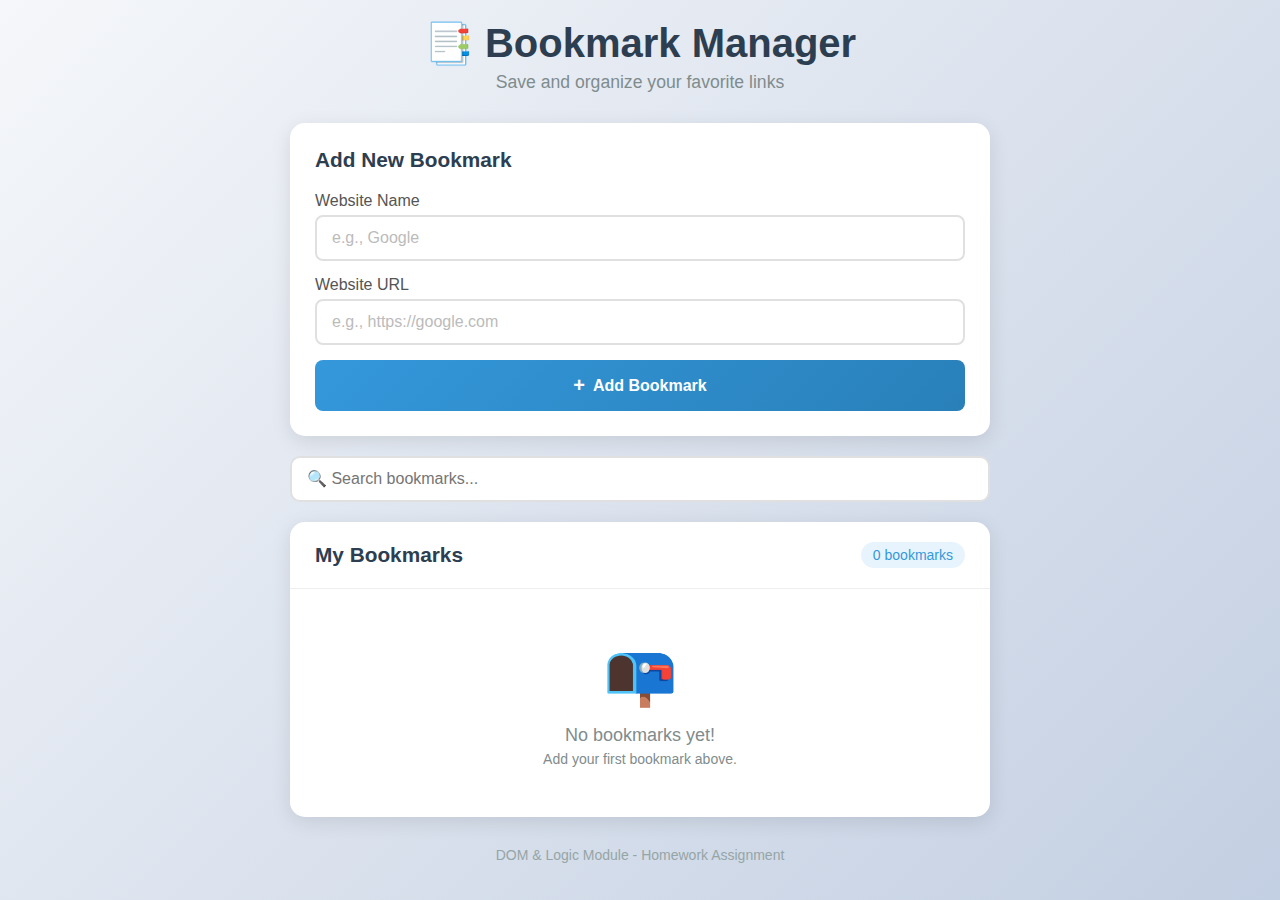
<file: homework/index.html>
<!DOCTYPE html>
<html lang="en">
<head>
    <meta charset="UTF-8">
    <meta name="viewport" content="width=device-width, initial-scale=1.0">
    <title>Homework: Bookmark Manager</title>
    <link rel="stylesheet" href="style.css">
</head>
<body>
    <div class="container">
        <header>
            <h1>📑 Bookmark Manager</h1>
            <p class="subtitle">Save and organize your favorite links</p>
        </header>

        <!-- Add Bookmark Form -->
        <div class="form-section">
            <h2>Add New Bookmark</h2>
            <form id="bookmark-form">
                <div class="form-group">
                    <label for="bookmark-name">Website Name</label>
                    <input
                        type="text"
                        id="bookmark-name"
                        placeholder="e.g., Google"
                        required
                    >
                </div>
                <div class="form-group">
                    <label for="bookmark-url">Website URL</label>
                    <input
                        type="url"
                        id="bookmark-url"
                        placeholder="e.g., https://google.com"
                        required
                    >
                </div>
                <button type="submit" class="btn-add">
                    <span class="btn-icon">+</span>
                    Add Bookmark
                </button>
            </form>
        </div>

        <!-- Search (Bonus Feature) -->
        <div class="search-section">
            <input
                type="text"
                id="search-input"
                placeholder="🔍 Search bookmarks..."
            >
        </div>

        <!-- Bookmark List -->
        <div class="bookmarks-section">
            <div class="bookmarks-header">
                <h2>My Bookmarks</h2>
                <span class="bookmark-count" id="bookmark-count">0 bookmarks</span>
            </div>

            <ul class="bookmark-list" id="bookmark-list">
                <!-- Bookmarks will be rendered here -->
                <!-- Example structure:
                <li class="bookmark-item" data-id="123">
                    <div class="bookmark-info">
                        <a href="https://google.com" target="_blank" class="bookmark-name">Google</a>
                        <span class="bookmark-url">https://google.com</span>
                    </div>
                    <div class="bookmark-actions">
                        <button class="btn-edit" title="Edit">✏️</button>
                        <button class="btn-delete" title="Delete">🗑️</button>
                    </div>
                </li>
                -->
            </ul>

            <!-- Empty State -->
            <div class="empty-state" id="empty-state">
                <span class="empty-icon">📭</span>
                <p>No bookmarks yet!</p>
                <p class="empty-hint">Add your first bookmark above.</p>
            </div>
        </div>

        <!-- Footer -->
        <footer>
            <p>DOM & Logic Module - Homework Assignment</p>
        </footer>
    </div>

    <script src="script.js"></script>
</body>
</html>
</file>
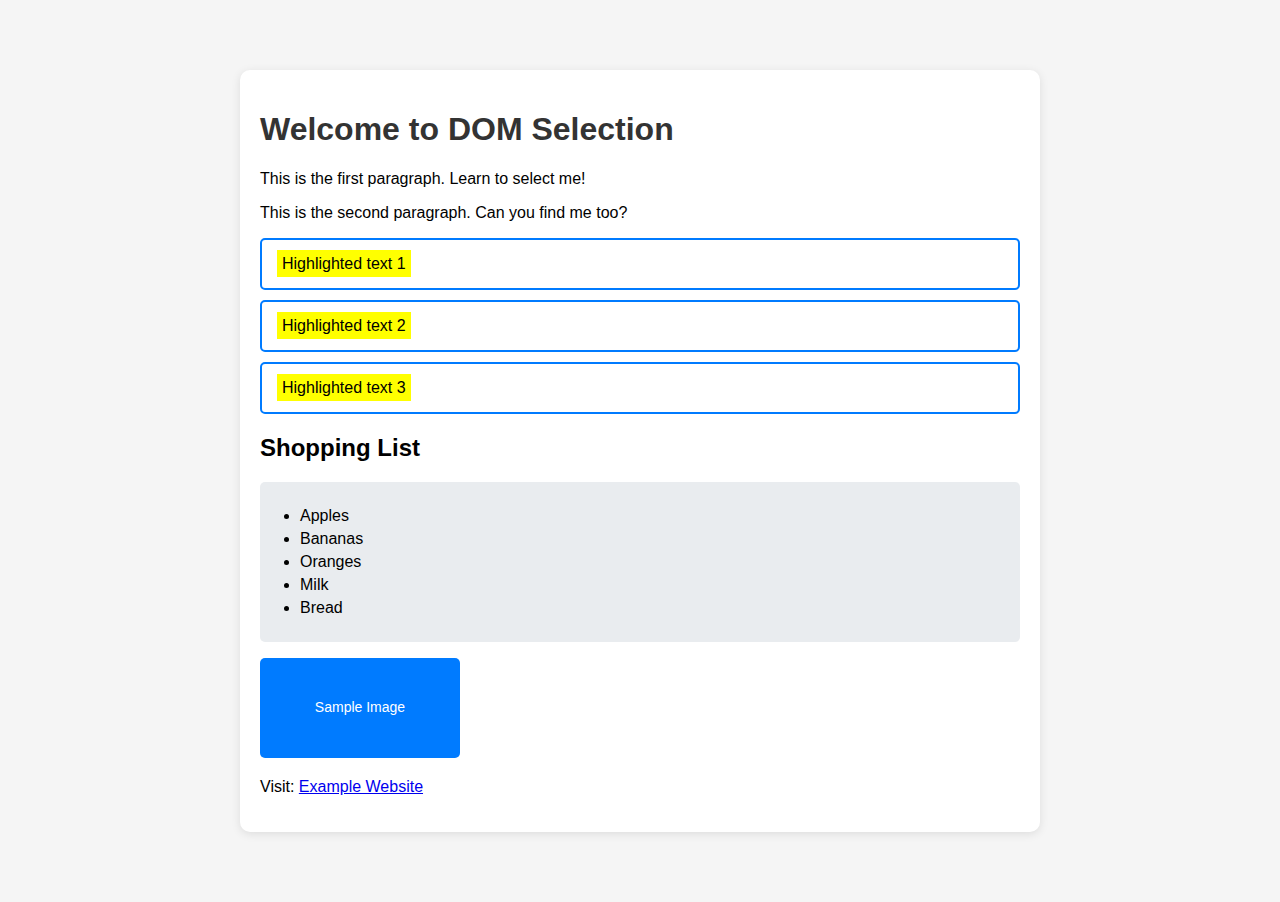
<file: part-1/index.html>
<!DOCTYPE html>
<html lang="en">
<head>
    <meta charset="UTF-8">
    <meta name="viewport" content="width=device-width, initial-scale=1.0">
    <title>Part 1: DOM Selection Basics</title>
    <style>
        body {
            font-family: Arial, sans-serif;
            max-width: 800px;
            margin: 50px auto;
            padding: 20px;
            background-color: #f5f5f5;
        }

        .container {
            background: white;
            padding: 20px;
            border-radius: 10px;
            box-shadow: 0 2px 10px rgba(0,0,0,0.1);
        }

        h1 {
            color: #333;
        }

        .highlight {
            background-color: yellow;
            padding: 5px;
        }

        .box {
            border: 2px solid #007bff;
            padding: 15px;
            margin: 10px 0;
            border-radius: 5px;
        }

        ul {
            background: #e9ecef;
            padding: 20px 40px;
            border-radius: 5px;
        }

        li {
            margin: 5px 0;
        }
    </style>
</head>
<body>
    <div class="container">
        <!-- Element with ID for getElementById practice -->
        <h1 id="title">Welcome to DOM Selection</h1>

        <!-- Paragraphs for querySelector practice -->
        <p>This is the first paragraph. Learn to select me!</p>
        <p>This is the second paragraph. Can you find me too?</p>

        <!-- Elements with class for querySelectrAll practice -->
        <div class="box">
            <span class="highlight">Highlighted text 1</span>
        </div>

        <div class="box">
            <span class="highlight">Highlighted text 2</span>
        </div>

        <div class="box">
            <span class="highlight">Highlighted text 3</span>
        </div>

        <!-- List for practicing selection of multiple elements -->
        <h2 id="list-title">Shopping List</h2>
        <ul id="shopping-list">
            <li class="list-item">Apples</li>
            <li class="list-item">Bananas</li>
            <li class="list-item">Oranges</li>
            <li class="list-item">Milk</li>
            <li class="list-item">Bread</li>
        </ul>

        <!-- Image for attribute practice -->
        <img id="sample-image"
             src="data:image/svg+xml,%3Csvg xmlns='http://www.w3.org/2000/svg' width='200' height='100'%3E%3Crect width='200' height='100' fill='%23007bff'/%3E%3Ctext x='50%25' y='50%25' dominant-baseline='middle' text-anchor='middle' fill='white' font-family='Arial' font-size='14'%3ESample Image%3C/text%3E%3C/svg%3E"
             alt="Sample Image"
             style="border-radius: 5px;">

        <!-- Link for attribute practice -->
        <p>
            Visit: <a id="sample-link" href="https://example.com" target="_blank">Example Website</a>
        </p>
    </div>

    <script src="script.js"></script>
</body>
</html>
</file>
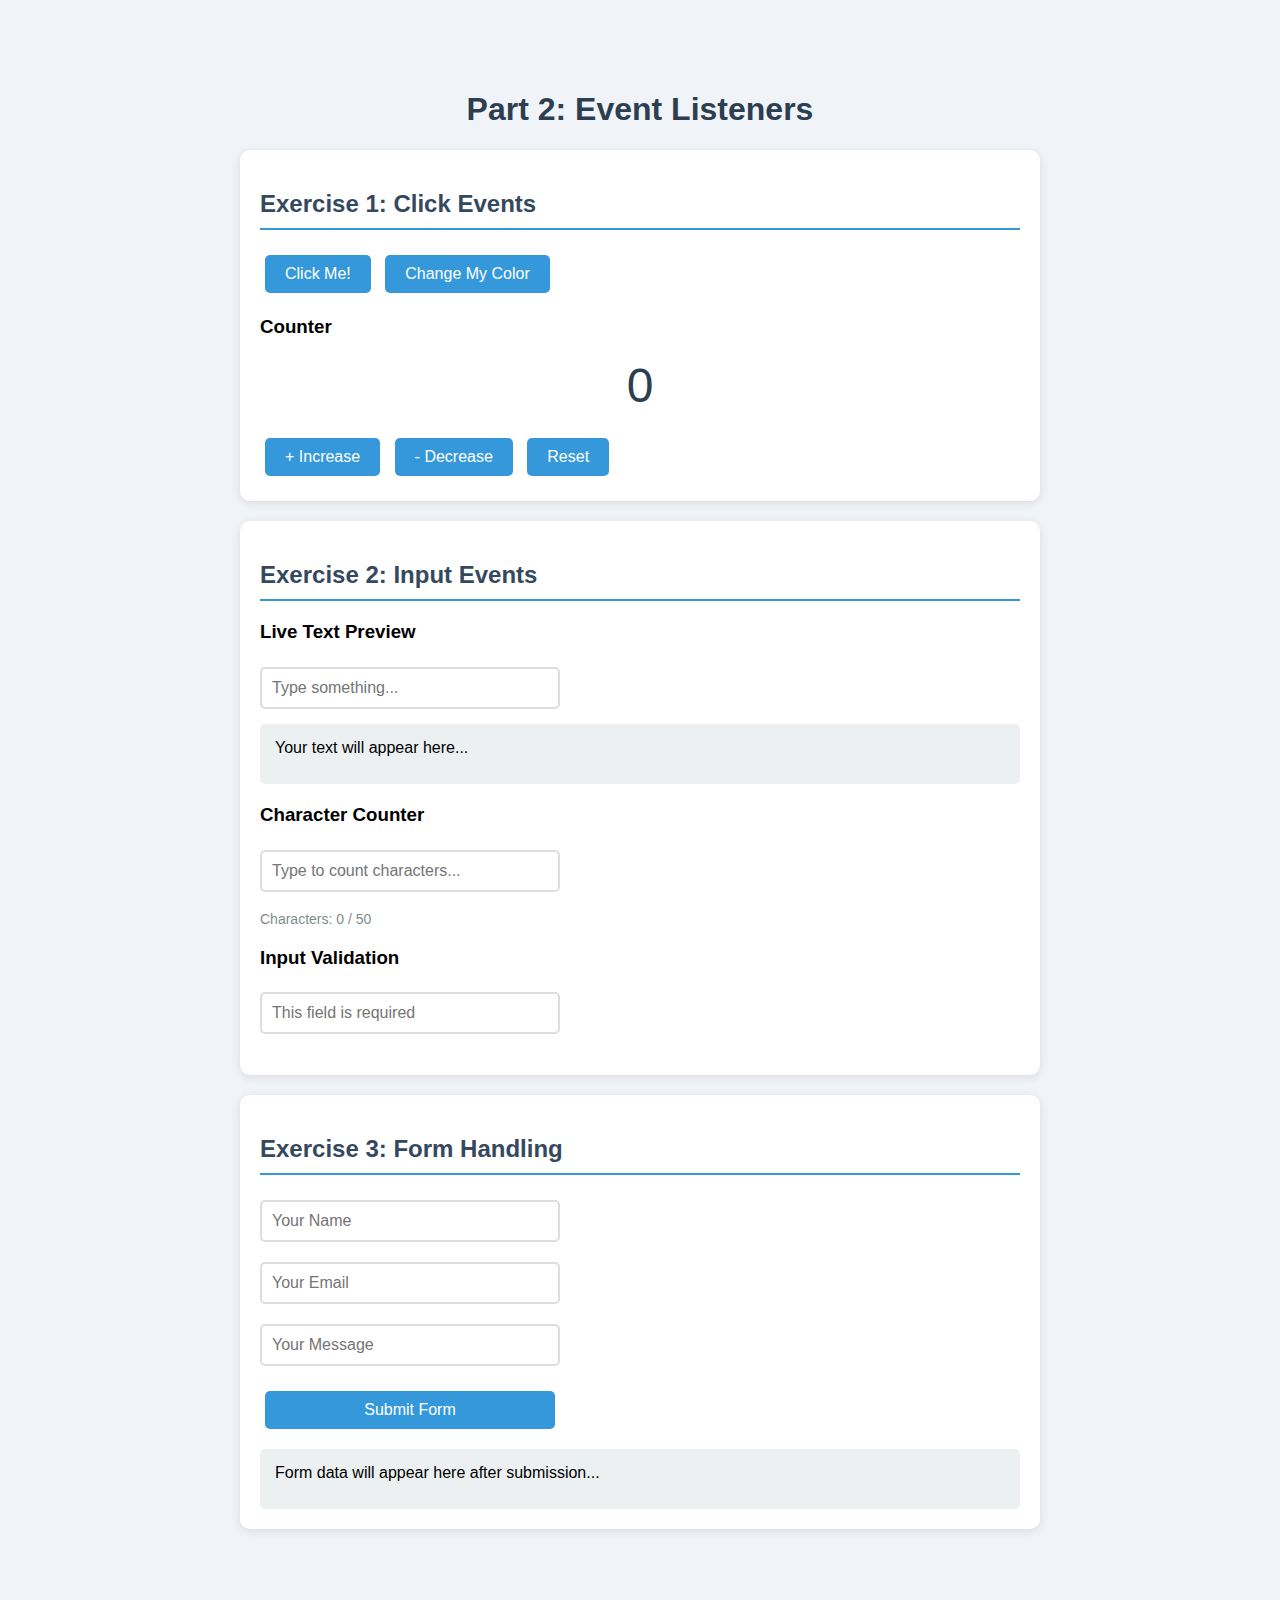
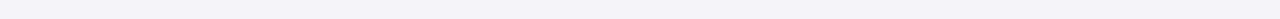
<file: part-2/index.html>
<!DOCTYPE html>
<html lang="en">
<head>
    <meta charset="UTF-8">
    <meta name="viewport" content="width=device-width, initial-scale=1.0">
    <title>Part 2: Event Listeners</title>
    <style>
        body {
            font-family: Arial, sans-serif;
            max-width: 800px;
            margin: 50px auto;
            padding: 20px;
            background-color: #f0f4f8;
        }

        .section {
            background: white;
            padding: 20px;
            margin: 20px 0;
            border-radius: 10px;
            box-shadow: 0 2px 10px rgba(0,0,0,0.1);
        }

        h1 {
            color: #2c3e50;
            text-align: center;
        }

        h2 {
            color: #34495e;
            border-bottom: 2px solid #3498db;
            padding-bottom: 10px;
        }

        button {
            background-color: #3498db;
            color: white;
            border: none;
            padding: 10px 20px;
            margin: 5px;
            border-radius: 5px;
            cursor: pointer;
            font-size: 16px;
            transition: background-color 0.3s;
        }

        button:hover {
            background-color: #2980b9;
        }

        input[type="text"],
        input[type="email"] {
            padding: 10px;
            margin: 5px 0;
            border: 2px solid #ddd;
            border-radius: 5px;
            font-size: 16px;
            width: 100%;
            max-width: 300px;
            box-sizing: border-box;
        }

        input:focus {
            border-color: #3498db;
            outline: none;
        }

        .counter-display {
            font-size: 48px;
            text-align: center;
            color: #2c3e50;
            margin: 20px 0;
        }

        .output {
            background: #ecf0f1;
            padding: 15px;
            border-radius: 5px;
            margin-top: 10px;
            min-height: 30px;
        }

        .char-count {
            color: #7f8c8d;
            font-size: 14px;
        }

        form {
            display: flex;
            flex-direction: column;
            gap: 10px;
            max-width: 300px;
        }

        form button {
            margin-top: 10px;
        }

        #form-output {
            margin-top: 15px;
        }
    </style>
</head>
<body>
    <h1>Part 2: Event Listeners</h1>

    <!-- Section 1: Click Events -->
    <div class="section">
        <h2>Exercise 1: Click Events</h2>

        <!-- Basic click -->
        <button id="alert-btn">Click Me!</button>

        <!-- Color change button -->
        <button id="color-btn">Change My Color</button>

        <!-- Counter -->
        <div>
            <h3>Counter</h3>
            <div class="counter-display" id="counter-display">0</div>
            <button id="increment-btn">+ Increase</button>
            <button id="decrement-btn">- Decrease</button>
            <button id="reset-btn">Reset</button>
        </div>
    </div>

    <!-- Section 2: Input Events -->
    <div class="section">
        <h2>Exercise 2: Input Events</h2>

        <!-- Real-time text display -->
        <div>
            <h3>Live Text Preview</h3>
            <input type="text" id="text-input" placeholder="Type something...">
            <div class="output" id="text-output">Your text will appear here...</div>
        </div>

        <!-- Character counter -->
        <div style="margin-top: 20px;">
            <h3>Character Counter</h3>
            <input type="text" id="char-input" placeholder="Type to count characters..." maxlength="50">
            <p class="char-count">Characters: <span id="char-count">0</span> / 50</p>
        </div>

        <!-- Input validation -->
        <div style="margin-top: 20px;">
            <h3>Input Validation</h3>
            <input type="text" id="validate-input" placeholder="This field is required">
            <p id="validation-message"></p>
        </div>
    </div>

    <!-- Section 3: Form Handling -->
    <div class="section">
        <h2>Exercise 3: Form Handling</h2>

        <form id="user-form">
            <input type="text" id="name-input" name="name" placeholder="Your Name" required>
            <input type="email" id="email-input" name="email" placeholder="Your Email" required>
            <input type="text" id="message-input" name="message" placeholder="Your Message">
            <button type="submit">Submit Form</button>
        </form>

        <div id="form-output" class="output">
            Form data will appear here after submission...
        </div>
    </div>

    <script src="script.js"></script>
</body>
</html>
</file>
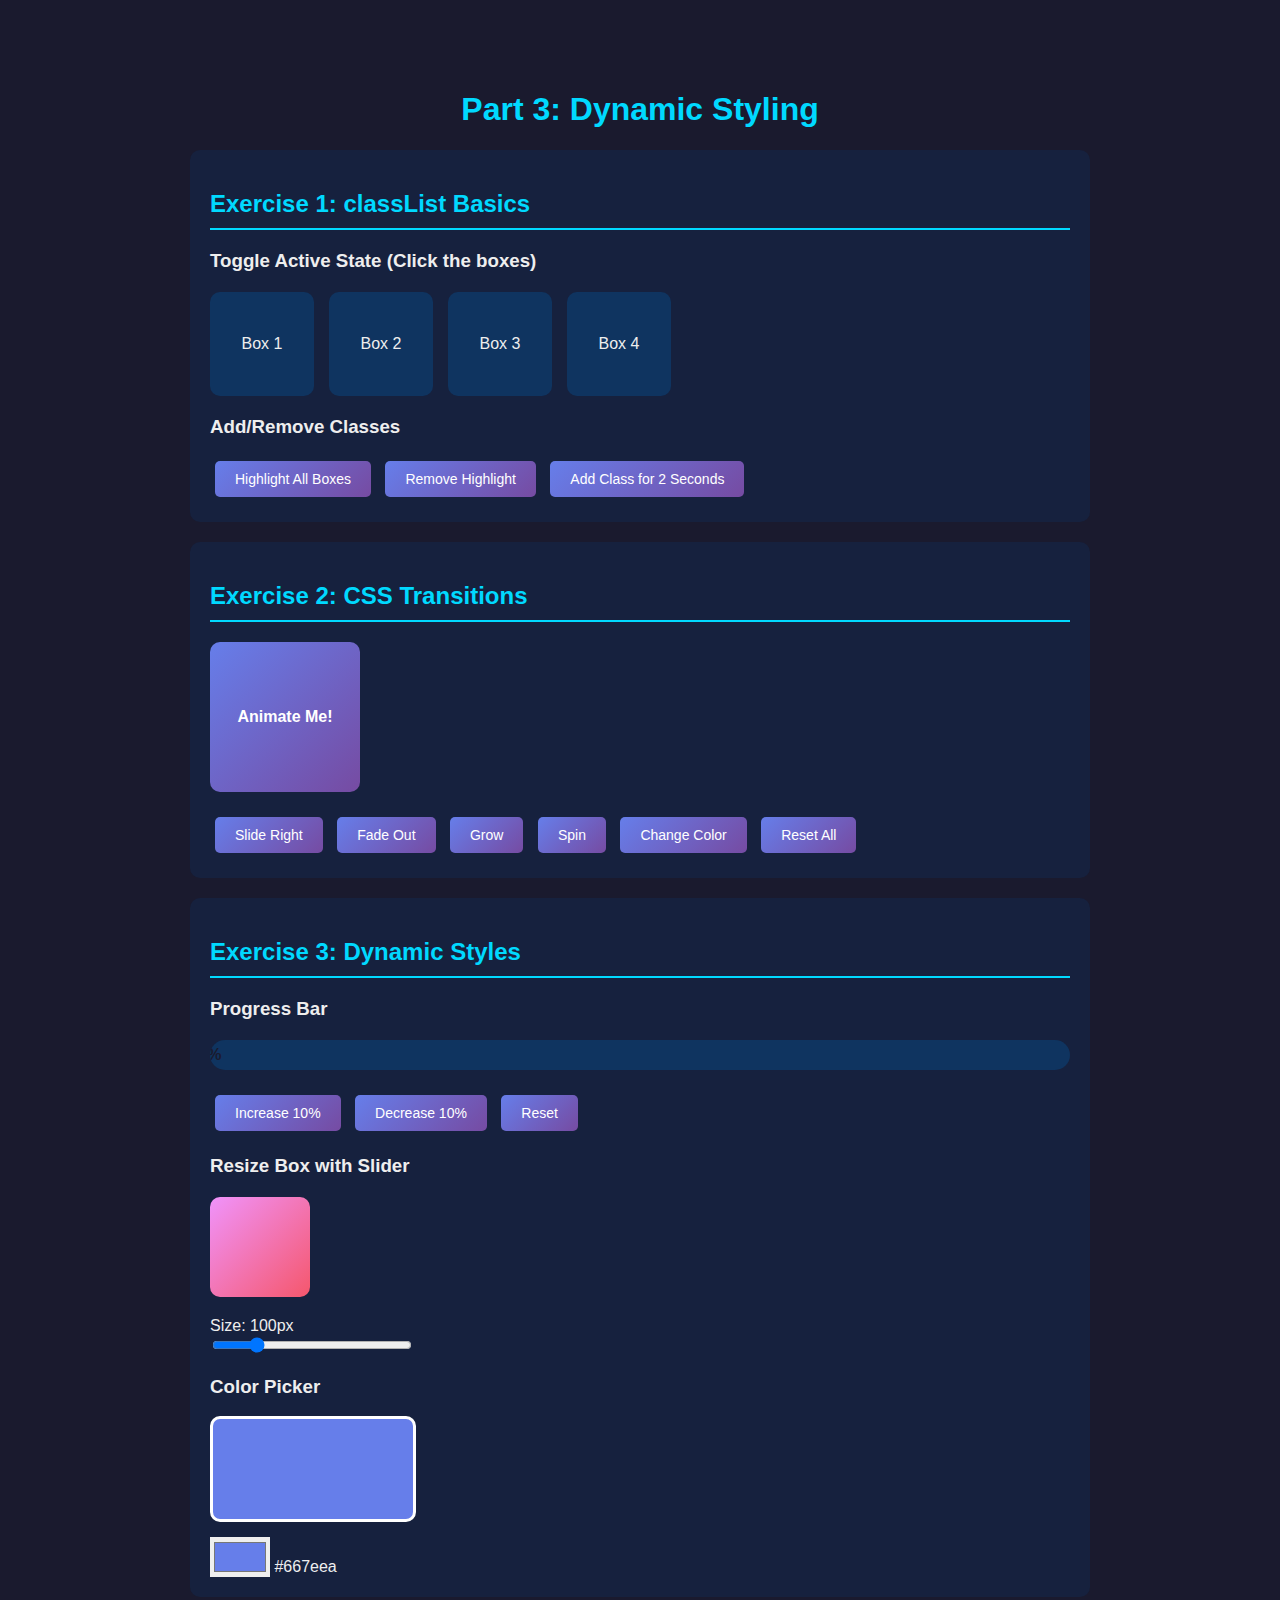
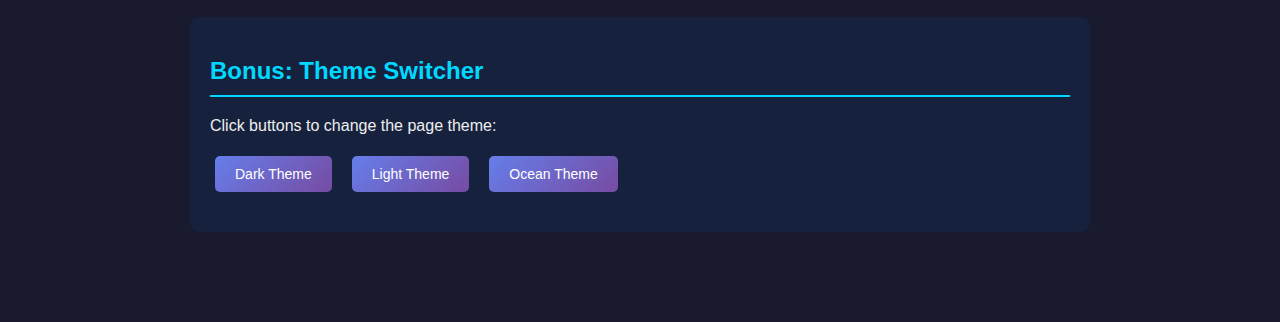
<file: part-3/index.html>
<!DOCTYPE html>
<html lang="en">
<head>
    <meta charset="UTF-8">
    <meta name="viewport" content="width=device-width, initial-scale=1.0">
    <title>Part 3: Dynamic Styling</title>
    <style>
        body {
            font-family: Arial, sans-serif;
            max-width: 900px;
            margin: 50px auto;
            padding: 20px;
            background-color: #1a1a2e;
            color: #eee;
        }

        h1 {
            text-align: center;
            color: #00d9ff;
        }

        h2 {
            color: #00d9ff;
            border-bottom: 2px solid #00d9ff;
            padding-bottom: 10px;
        }

        .section {
            background: #16213e;
            padding: 20px;
            margin: 20px 0;
            border-radius: 10px;
        }

        button {
            background: linear-gradient(135deg, #667eea 0%, #764ba2 100%);
            color: white;
            border: none;
            padding: 10px 20px;
            margin: 5px;
            border-radius: 5px;
            cursor: pointer;
            font-size: 14px;
            transition: transform 0.2s, box-shadow 0.2s;
        }

        button:hover {
            transform: translateY(-2px);
            box-shadow: 0 5px 20px rgba(102, 126, 234, 0.4);
        }

        /* ===== Exercise 1 Styles ===== */
        .box-container {
            display: flex;
            gap: 15px;
            flex-wrap: wrap;
            margin: 20px 0;
        }

        .box {
            width: 100px;
            height: 100px;
            background: #0f3460;
            border-radius: 10px;
            display: flex;
            align-items: center;
            justify-content: center;
            cursor: pointer;
            transition: all 0.3s ease;
            border: 2px solid transparent;
        }

        .box.active {
            background: #e94560;
            border-color: #fff;
            transform: scale(1.1);
        }

        .box.highlight {
            box-shadow: 0 0 20px #00d9ff;
            border-color: #00d9ff;
        }

        /* ===== Exercise 2 Styles ===== */
        .animation-box {
            width: 150px;
            height: 150px;
            background: linear-gradient(135deg, #667eea, #764ba2);
            border-radius: 10px;
            margin: 20px 0;
            transition: all 0.5s ease;
            display: flex;
            align-items: center;
            justify-content: center;
            color: white;
            font-weight: bold;
        }

        .animation-box.slide-in {
            transform: translateX(200px);
        }

        .animation-box.fade-out {
            opacity: 0;
        }

        .animation-box.grow {
            transform: scale(1.5);
        }

        .animation-box.spin {
            transform: rotate(360deg);
        }

        .animation-box.color-shift {
            background: linear-gradient(135deg, #00d9ff, #00ff88);
        }

        /* ===== Exercise 3 Styles ===== */
        .progress-container {
            width: 100%;
            height: 30px;
            background: #0f3460;
            border-radius: 15px;
            overflow: hidden;
            margin: 20px 0;
        }

        .progress-bar {
            height: 100%;
            width: 0%;
            background: linear-gradient(90deg, #00d9ff, #00ff88);
            border-radius: 15px;
            transition: width 0.3s ease;
            display: flex;
            align-items: center;
            justify-content: center;
            color: #1a1a2e;
            font-weight: bold;
        }

        .resize-box {
            width: 100px;
            height: 100px;
            background: linear-gradient(135deg, #f093fb, #f5576c);
            border-radius: 10px;
            margin: 20px 0;
            transition: all 0.2s ease;
        }

        .slider-container {
            margin: 15px 0;
        }

        input[type="range"] {
            width: 200px;
        }

        .color-preview {
            width: 200px;
            height: 100px;
            border-radius: 10px;
            margin: 15px 0;
            border: 3px solid #fff;
            transition: background-color 0.3s ease;
        }

        input[type="color"] {
            width: 60px;
            height: 40px;
            border: none;
            cursor: pointer;
        }

        .theme-buttons {
            display: flex;
            gap: 10px;
            margin: 15px 0;
        }

        /* Theme classes */
        .theme-dark {
            background-color: #1a1a2e !important;
        }

        .theme-light {
            background-color: #f5f5f5 !important;
            color: #333 !important;
        }

        .theme-ocean {
            background-color: #006994 !important;
        }
    </style>
</head>
<body>
    <h1>Part 3: Dynamic Styling</h1>

    <!-- Exercise 1: classList Basics -->
    <div class="section">
        <h2>Exercise 1: classList Basics</h2>

        <h3>Toggle Active State (Click the boxes)</h3>
        <div class="box-container">
            <div class="box" id="box1">Box 1</div>
            <div class="box" id="box2">Box 2</div>
            <div class="box" id="box3">Box 3</div>
            <div class="box" id="box4">Box 4</div>
        </div>

        <h3>Add/Remove Classes</h3>
        <button id="highlight-all-btn">Highlight All Boxes</button>
        <button id="remove-highlight-btn">Remove Highlight</button>
        <button id="temporary-class-btn">Add Class for 2 Seconds</button>
    </div>

    <!-- Exercise 2: CSS Transitions -->
    <div class="section">
        <h2>Exercise 2: CSS Transitions</h2>

        <div class="animation-box" id="anim-box">Animate Me!</div>

        <button id="slide-btn">Slide Right</button>
        <button id="fade-btn">Fade Out</button>
        <button id="grow-btn">Grow</button>
        <button id="spin-btn">Spin</button>
        <button id="color-btn">Change Color</button>
        <button id="reset-anim-btn">Reset All</button>
    </div>

    <!-- Exercise 3: Dynamic Styles -->
    <div class="section">
        <h2>Exercise 3: Dynamic Styles</h2>

        <h3>Progress Bar</h3>
        <div class="progress-container">
            <div class="progress-bar" id="progress-bar">0%</div>
        </div>
        <button id="increase-progress-btn">Increase 10%</button>
        <button id="decrease-progress-btn">Decrease 10%</button>
        <button id="reset-progress-btn">Reset</button>

        <h3>Resize Box with Slider</h3>
        <div class="resize-box" id="resize-box"></div>
        <div class="slider-container">
            <label>Size: <span id="size-value">100</span>px</label><br>
            <input type="range" id="size-slider" min="50" max="300" value="100">
        </div>

        <h3>Color Picker</h3>
        <div class="color-preview" id="color-preview"></div>
        <input type="color" id="color-picker" value="#667eea">
        <span id="color-value">#667eea</span>
    </div>

    <!-- Bonus: Theme Switcher -->
    <div class="section">
        <h2>Bonus: Theme Switcher</h2>
        <p>Click buttons to change the page theme:</p>
        <div class="theme-buttons">
            <button id="theme-dark">Dark Theme</button>
            <button id="theme-light">Light Theme</button>
            <button id="theme-ocean">Ocean Theme</button>
        </div>
    </div>

    <script src="script.js"></script>
</body>
</html>
</file>
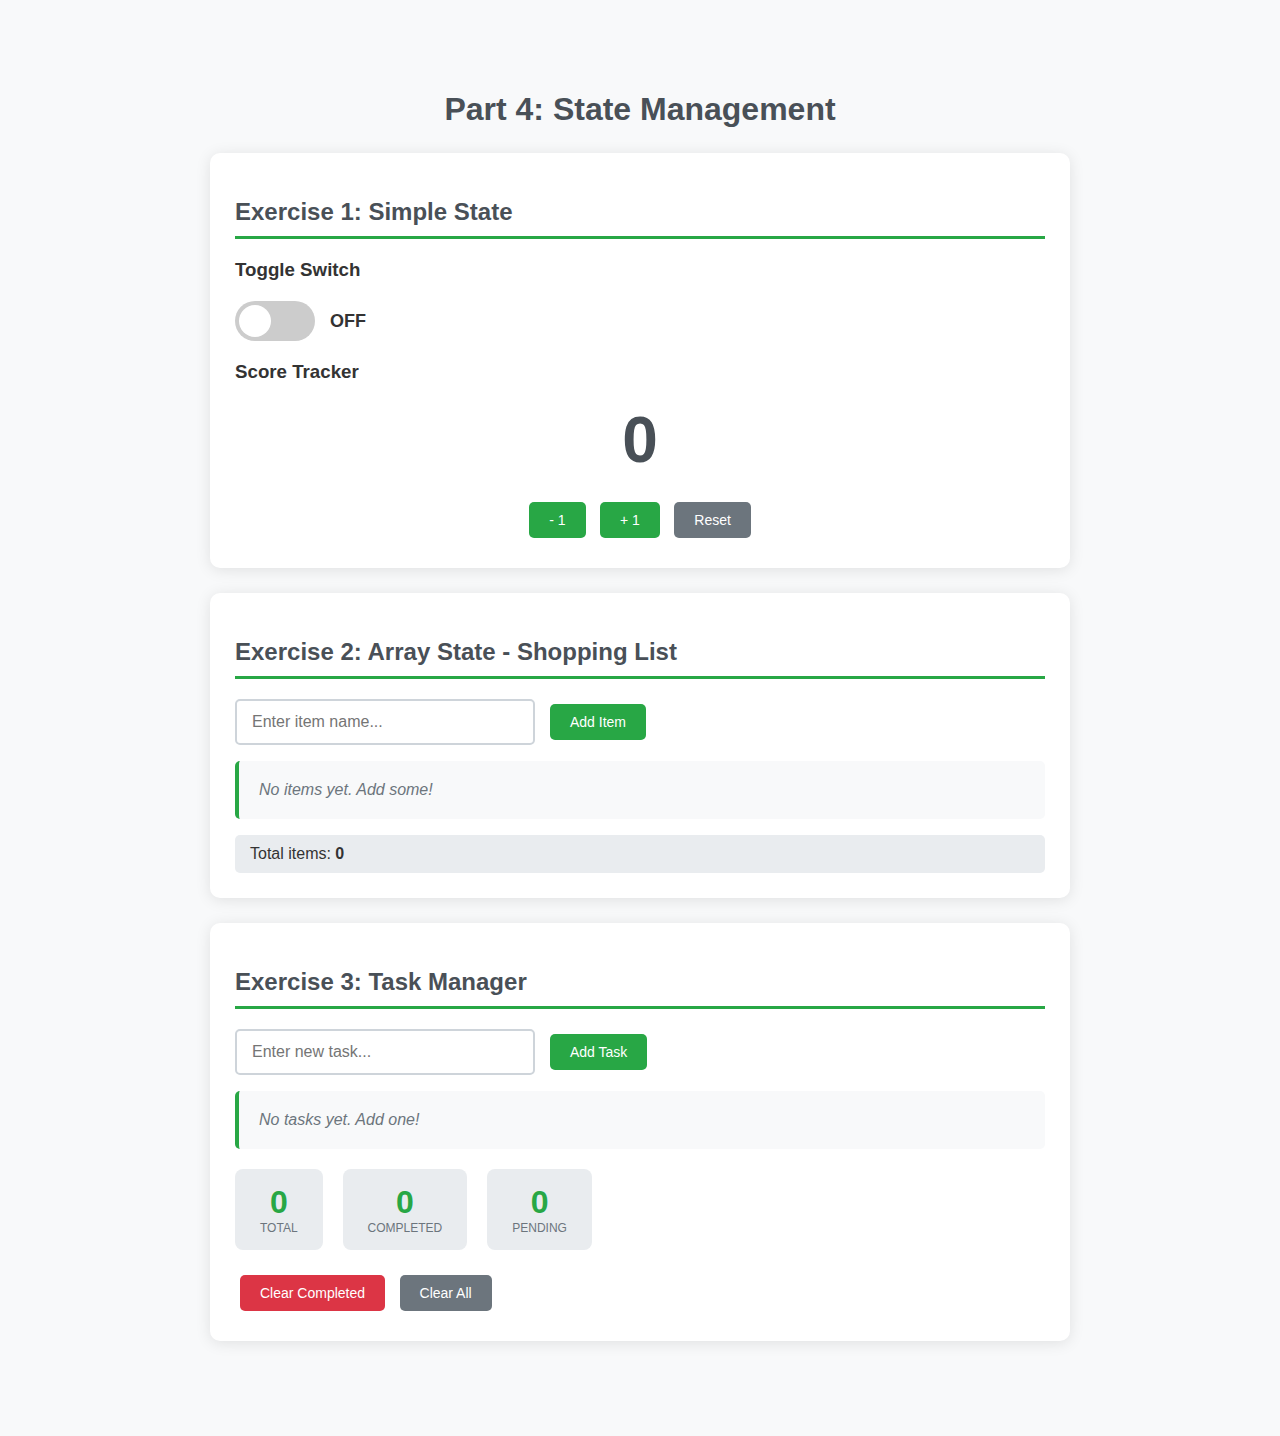
<file: part-4/index.html>
<!DOCTYPE html>
<html lang="en">
<head>
    <meta charset="UTF-8">
    <meta name="viewport" content="width=device-width, initial-scale=1.0">
    <title>Part 4: State Management</title>
    <style>
        * {
            box-sizing: border-box;
        }

        body {
            font-family: 'Segoe UI', Arial, sans-serif;
            max-width: 900px;
            margin: 50px auto;
            padding: 20px;
            background-color: #f8f9fa;
            color: #333;
        }

        h1 {
            text-align: center;
            color: #495057;
        }

        h2 {
            color: #495057;
            border-bottom: 3px solid #28a745;
            padding-bottom: 10px;
        }

        .section {
            background: white;
            padding: 25px;
            margin: 25px 0;
            border-radius: 10px;
            box-shadow: 0 2px 15px rgba(0,0,0,0.1);
        }

        button {
            background-color: #28a745;
            color: white;
            border: none;
            padding: 10px 20px;
            margin: 5px;
            border-radius: 5px;
            cursor: pointer;
            font-size: 14px;
            transition: background-color 0.2s;
        }

        button:hover {
            background-color: #218838;
        }

        button.danger {
            background-color: #dc3545;
        }

        button.danger:hover {
            background-color: #c82333;
        }

        button.secondary {
            background-color: #6c757d;
        }

        button.secondary:hover {
            background-color: #5a6268;
        }

        input[type="text"] {
            padding: 10px 15px;
            border: 2px solid #ced4da;
            border-radius: 5px;
            font-size: 16px;
            width: 100%;
            max-width: 300px;
        }

        input[type="text"]:focus {
            border-color: #28a745;
            outline: none;
        }

        /* Toggle Switch */
        .toggle-container {
            display: flex;
            align-items: center;
            gap: 15px;
            margin: 20px 0;
        }

        .toggle-switch {
            width: 80px;
            height: 40px;
            background: #ccc;
            border-radius: 20px;
            cursor: pointer;
            position: relative;
            transition: background 0.3s;
        }

        .toggle-switch.on {
            background: #28a745;
        }

        .toggle-switch::after {
            content: '';
            position: absolute;
            width: 32px;
            height: 32px;
            background: white;
            border-radius: 50%;
            top: 4px;
            left: 4px;
            transition: transform 0.3s;
        }

        .toggle-switch.on::after {
            transform: translateX(40px);
        }

        .toggle-status {
            font-size: 18px;
            font-weight: bold;
        }

        /* Score Display */
        .score-display {
            font-size: 64px;
            text-align: center;
            color: #495057;
            margin: 20px 0;
            font-weight: bold;
        }

        .score-buttons {
            text-align: center;
        }

        /* List Styles */
        .list-container {
            margin: 20px 0;
        }

        .add-item-form {
            display: flex;
            gap: 10px;
            margin-bottom: 15px;
        }

        ul {
            list-style: none;
            padding: 0;
        }

        li {
            background: #f8f9fa;
            padding: 12px 15px;
            margin: 8px 0;
            border-radius: 5px;
            display: flex;
            justify-content: space-between;
            align-items: center;
            border-left: 4px solid #28a745;
        }

        li button {
            padding: 5px 15px;
            font-size: 12px;
        }

        .item-count {
            background: #e9ecef;
            padding: 10px 15px;
            border-radius: 5px;
            margin-top: 15px;
        }

        /* Task List Styles */
        .task-item {
            display: flex;
            align-items: center;
            gap: 10px;
        }

        .task-item.completed span {
            text-decoration: line-through;
            color: #6c757d;
        }

        .task-item input[type="checkbox"] {
            width: 20px;
            height: 20px;
            cursor: pointer;
        }

        .stats {
            display: flex;
            gap: 20px;
            margin-top: 20px;
            flex-wrap: wrap;
        }

        .stat-box {
            background: #e9ecef;
            padding: 15px 25px;
            border-radius: 8px;
            text-align: center;
        }

        .stat-box .number {
            font-size: 32px;
            font-weight: bold;
            color: #28a745;
        }

        .stat-box .label {
            font-size: 12px;
            color: #6c757d;
            text-transform: uppercase;
        }

        .empty-message {
            text-align: center;
            color: #6c757d;
            padding: 20px;
            font-style: italic;
        }
    </style>
</head>
<body>
    <h1>Part 4: State Management</h1>

    <!-- Exercise 1: Simple State -->
    <div class="section">
        <h2>Exercise 1: Simple State</h2>

        <!-- Toggle Switch -->
        <h3>Toggle Switch</h3>
        <div class="toggle-container">
            <div class="toggle-switch" id="toggle-switch"></div>
            <span class="toggle-status" id="toggle-status">OFF</span>
        </div>

        <!-- Score Tracker -->
        <h3>Score Tracker</h3>
        <div class="score-display" id="score-display">0</div>
        <div class="score-buttons">
            <button id="score-minus">- 1</button>
            <button id="score-plus">+ 1</button>
            <button id="score-reset" class="secondary">Reset</button>
        </div>
    </div>

    <!-- Exercise 2: Array State -->
    <div class="section">
        <h2>Exercise 2: Array State - Shopping List</h2>

        <div class="add-item-form">
            <input type="text" id="item-input" placeholder="Enter item name...">
            <button id="add-item-btn">Add Item</button>
        </div>

        <ul id="shopping-list">
            <!-- Items will be rendered here -->
        </ul>

        <div class="item-count">
            Total items: <strong id="item-count">0</strong>
        </div>
    </div>

    <!-- Exercise 3: Complex State -->
    <div class="section">
        <h2>Exercise 3: Task Manager</h2>

        <div class="add-item-form">
            <input type="text" id="task-input" placeholder="Enter new task...">
            <button id="add-task-btn">Add Task</button>
        </div>

        <ul id="task-list">
            <!-- Tasks will be rendered here -->
        </ul>

        <div class="stats">
            <div class="stat-box">
                <div class="number" id="total-tasks">0</div>
                <div class="label">Total</div>
            </div>
            <div class="stat-box">
                <div class="number" id="completed-tasks">0</div>
                <div class="label">Completed</div>
            </div>
            <div class="stat-box">
                <div class="number" id="pending-tasks">0</div>
                <div class="label">Pending</div>
            </div>
        </div>

        <div style="margin-top: 20px;">
            <button id="clear-completed-btn" class="danger">Clear Completed</button>
            <button id="clear-all-btn" class="secondary">Clear All</button>
        </div>
    </div>

    <script src="script.js"></script>
</body>
</html>
</file>
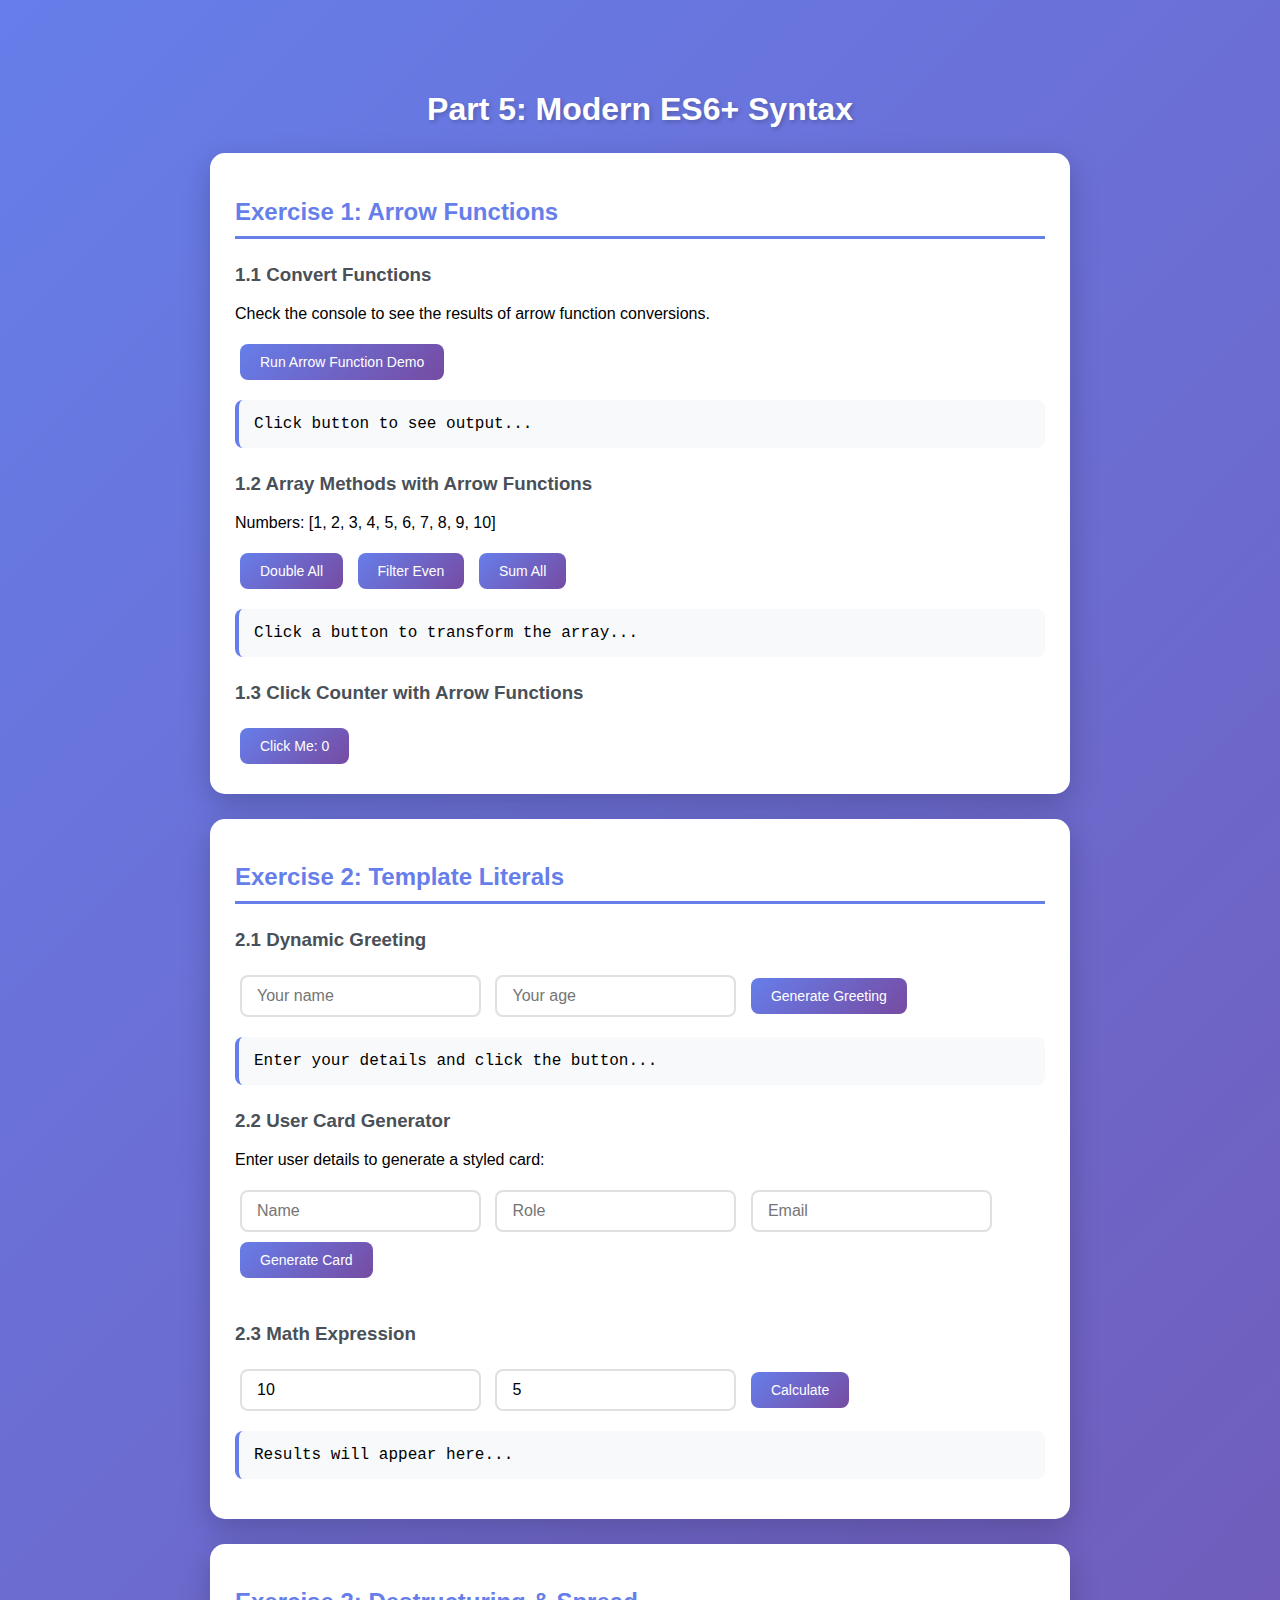
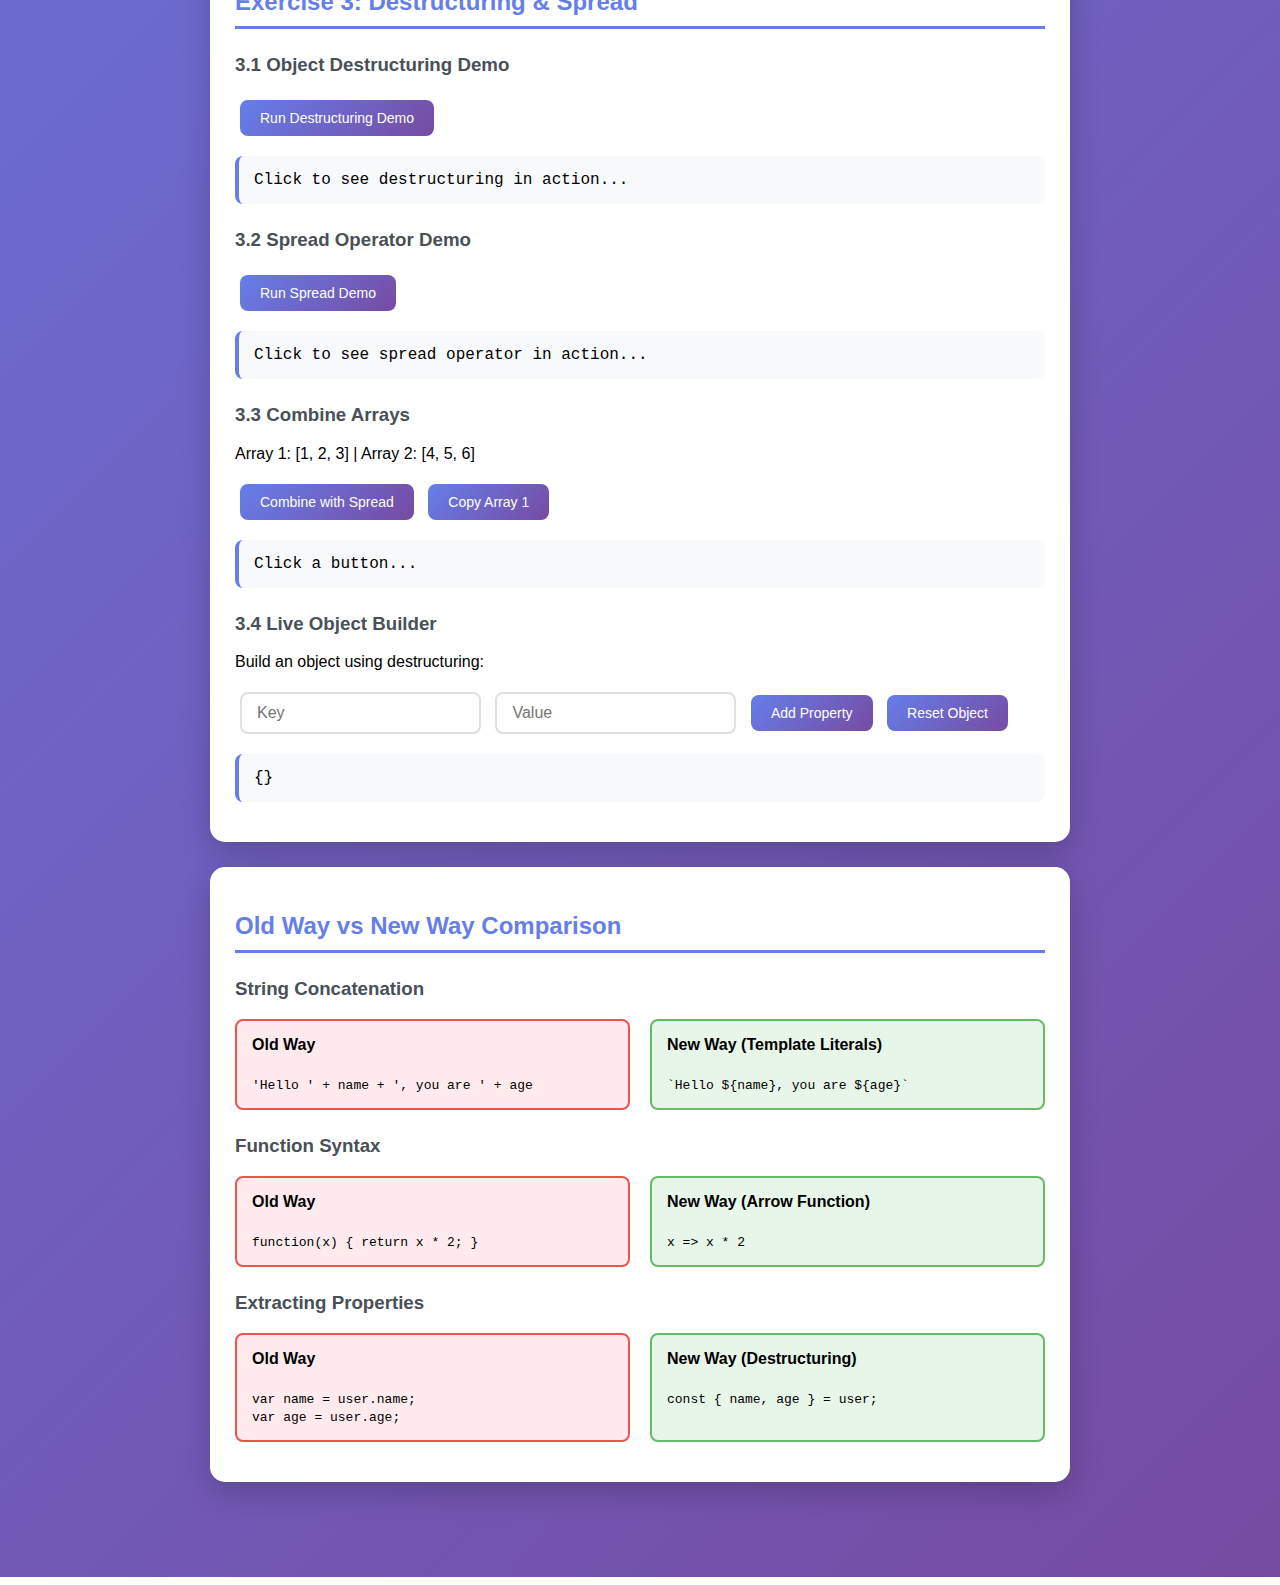
<file: part-5/index.html>
<!DOCTYPE html>
<html lang="en">
<head>
    <meta charset="UTF-8">
    <meta name="viewport" content="width=device-width, initial-scale=1.0">
    <title>Part 5: Modern ES6+ Syntax</title>
    <style>
        * {
            box-sizing: border-box;
        }

        body {
            font-family: 'Segoe UI', Arial, sans-serif;
            max-width: 900px;
            margin: 50px auto;
            padding: 20px;
            background: linear-gradient(135deg, #667eea 0%, #764ba2 100%);
            min-height: 100vh;
        }

        h1 {
            text-align: center;
            color: white;
            text-shadow: 2px 2px 4px rgba(0,0,0,0.2);
        }

        h2 {
            color: #667eea;
            border-bottom: 3px solid #667eea;
            padding-bottom: 10px;
        }

        h3 {
            color: #495057;
            margin-top: 25px;
        }

        .section {
            background: white;
            padding: 25px;
            margin: 25px 0;
            border-radius: 15px;
            box-shadow: 0 10px 30px rgba(0,0,0,0.2);
        }

        button {
            background: linear-gradient(135deg, #667eea 0%, #764ba2 100%);
            color: white;
            border: none;
            padding: 10px 20px;
            margin: 5px;
            border-radius: 8px;
            cursor: pointer;
            font-size: 14px;
            transition: transform 0.2s, box-shadow 0.2s;
        }

        button:hover {
            transform: translateY(-2px);
            box-shadow: 0 5px 15px rgba(102, 126, 234, 0.4);
        }

        input[type="text"],
        input[type="number"] {
            padding: 10px 15px;
            border: 2px solid #e0e0e0;
            border-radius: 8px;
            font-size: 16px;
            margin: 5px;
        }

        input:focus {
            border-color: #667eea;
            outline: none;
        }

        .output {
            background: #f8f9fa;
            padding: 15px;
            border-radius: 8px;
            margin: 15px 0;
            border-left: 4px solid #667eea;
            font-family: 'Consolas', monospace;
            white-space: pre-wrap;
        }

        .code-block {
            background: #2d2d2d;
            color: #f8f8f2;
            padding: 15px;
            border-radius: 8px;
            font-family: 'Consolas', monospace;
            overflow-x: auto;
            margin: 10px 0;
        }

        .user-card {
            background: linear-gradient(135deg, #f5f7fa 0%, #c3cfe2 100%);
            padding: 20px;
            border-radius: 10px;
            margin: 10px 0;
            display: inline-block;
            min-width: 200px;
        }

        .user-card h4 {
            margin: 0 0 10px 0;
            color: #333;
        }

        .user-card p {
            margin: 5px 0;
            color: #666;
        }

        .cards-container {
            display: flex;
            flex-wrap: wrap;
            gap: 15px;
            margin-top: 15px;
        }

        .number-display {
            font-size: 24px;
            padding: 15px;
            background: #f0f0f0;
            border-radius: 8px;
            display: inline-block;
            margin: 10px 0;
        }

        .comparison {
            display: grid;
            grid-template-columns: 1fr 1fr;
            gap: 20px;
            margin: 15px 0;
        }

        .comparison > div {
            padding: 15px;
            border-radius: 8px;
        }

        .old-way {
            background: #ffebee;
            border: 2px solid #ef5350;
        }

        .new-way {
            background: #e8f5e9;
            border: 2px solid #66bb6a;
        }

        .comparison h4 {
            margin-top: 0;
        }

        @media (max-width: 600px) {
            .comparison {
                grid-template-columns: 1fr;
            }
        }
    </style>
</head>
<body>
    <h1>Part 5: Modern ES6+ Syntax</h1>

    <!-- Exercise 1: Arrow Functions -->
    <div class="section">
        <h2>Exercise 1: Arrow Functions</h2>

        <h3>1.1 Convert Functions</h3>
        <p>Check the console to see the results of arrow function conversions.</p>
        <button id="run-arrow-demo">Run Arrow Function Demo</button>
        <div class="output" id="arrow-output">Click button to see output...</div>

        <h3>1.2 Array Methods with Arrow Functions</h3>
        <p>Numbers: [1, 2, 3, 4, 5, 6, 7, 8, 9, 10]</p>
        <button id="double-numbers">Double All</button>
        <button id="filter-even">Filter Even</button>
        <button id="sum-all">Sum All</button>
        <div class="output" id="array-output">Click a button to transform the array...</div>

        <h3>1.3 Click Counter with Arrow Functions</h3>
        <button id="arrow-counter-btn">Click Me: <span id="arrow-count">0</span></button>
    </div>

    <!-- Exercise 2: Template Literals -->
    <div class="section">
        <h2>Exercise 2: Template Literals</h2>

        <h3>2.1 Dynamic Greeting</h3>
        <input type="text" id="name-input" placeholder="Your name">
        <input type="number" id="age-input" placeholder="Your age" min="0">
        <button id="greet-btn">Generate Greeting</button>
        <div class="output" id="greeting-output">Enter your details and click the button...</div>

        <h3>2.2 User Card Generator</h3>
        <p>Enter user details to generate a styled card:</p>
        <input type="text" id="card-name" placeholder="Name">
        <input type="text" id="card-role" placeholder="Role">
        <input type="text" id="card-email" placeholder="Email">
        <button id="generate-card-btn">Generate Card</button>
        <div class="cards-container" id="cards-container">
            <!-- Cards will appear here -->
        </div>

        <h3>2.3 Math Expression</h3>
        <input type="number" id="num1" placeholder="Number 1" value="10">
        <input type="number" id="num2" placeholder="Number 2" value="5">
        <button id="calc-btn">Calculate</button>
        <div class="output" id="calc-output">Results will appear here...</div>
    </div>

    <!-- Exercise 3: Destructuring & & Spread -->
    <div class="section">
        <h2>Exercise 3: Destructuring & Spread</h2>

        <h3>3.1 Object Destructuring Demo</h3>
        <button id="destruct-demo">Run Destructuring Demo</button>
        <div class="output" id="destruct-output">Click to see destructuring in action...</div>

        <h3>3.2 Spread Operator Demo</h3>
        <button id="spread-demo">Run Spread Demo</button>
        <div class="output" id="spread-output">Click to see spread operator in action...</div>

        <h3>3.3 Combine Arrays</h3>
        <p>Array 1: [1, 2, 3] | Array 2: [4, 5, 6]</p>
        <button id="combine-arrays">Combine with Spread</button>
        <button id="copy-array">Copy Array 1</button>
        <div class="output" id="combine-output">Click a button...</div>

        <h3>3.4 Live Object Builder</h3>
        <p>Build an object using destructuring:</p>
        <input type="text" id="obj-key" placeholder="Key">
        <input type="text" id="obj-value" placeholder="Value">
        <button id="add-property">Add Property</button>
        <button id="reset-object">Reset Object</button>
        <div class="output" id="object-output">{}</div>
    </div>

    <!-- Comparison SEction -->
    <div class="section">
        <h2>Old Way vs New Way Comparison</h2>

        <h3>String Concatenation</h3>
        <div class="comparison">
            <div class="old-way">
                <h4>Old Way</h4>
                <code>'Hello ' + name + ', you are ' + age</code>
            </div>
            <div class="new-way">
                <h4>New Way (Template Literals)</h4>
                <code>`Hello ${name}, you are ${age}`</code>
            </div>
        </div>

        <h3>Function Syntax</h3>
        <div class="comparison">
            <div class="old-way">
                <h4>Old Way</h4>
                <code>function(x) { return x * 2; }</code>
            </div>
            <div class="new-way">
                <h4>New Way (Arrow Function)</h4>
                <code>x => x * 2</code>
            </div>
        </div>

        <h3>Extracting Properties</h3>
        <div class="comparison">
            <div class="old-way">
                <h4>Old Way</h4>
                <code>var name = user.name;<br>var age = user.age;</code>
            </div>
            <div class="new-way">
                <h4>New Way (Destructuring)</h4>
                <code>const { name, age } = user;</code>
            </div>
        </div>
    </div>

    <script src="script.js"></script>
</body>
</html>
</file>
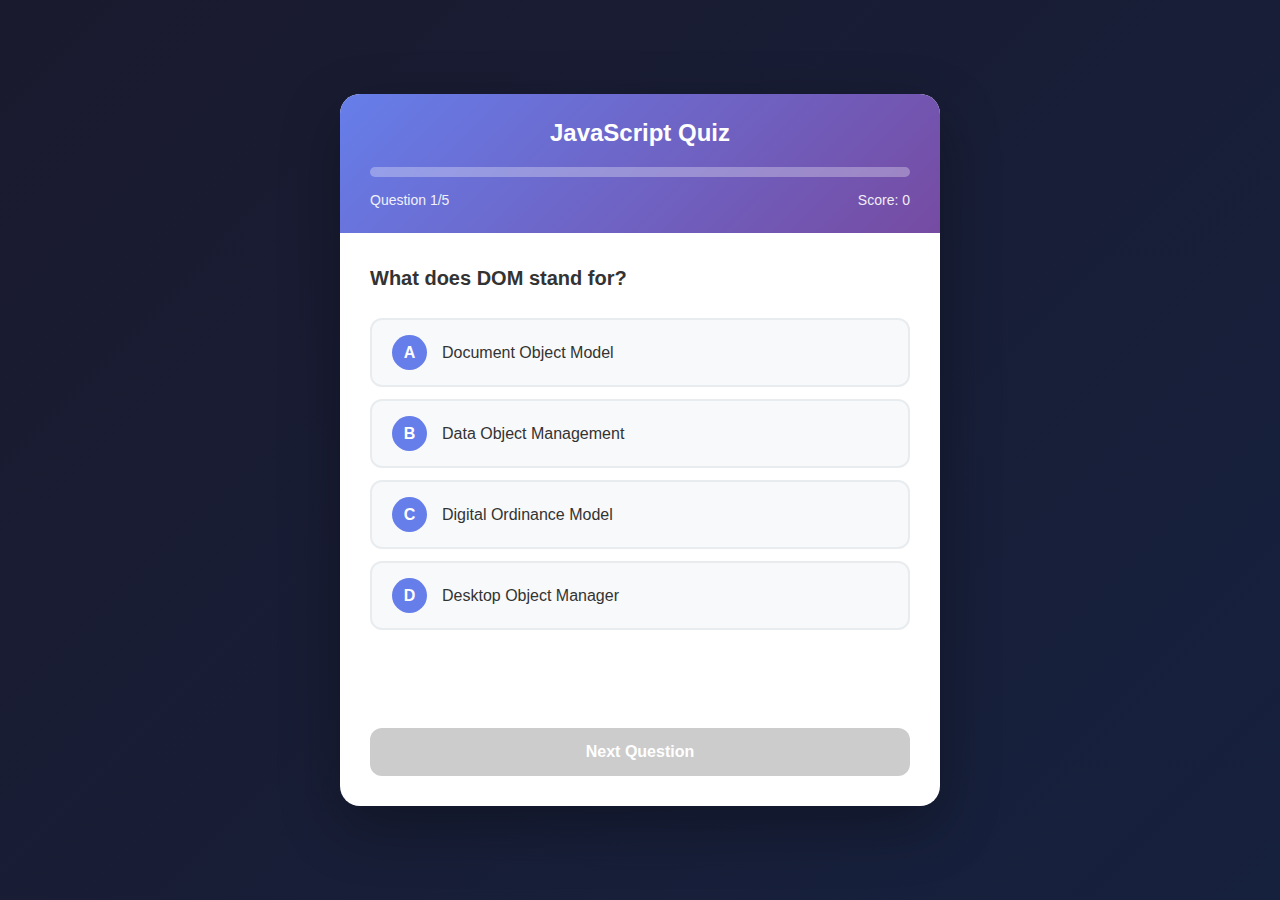
<file: part-6/index.html>
<!DOCTYPE html>
<html lang="en">
<head>
    <meta charset="UTF-8">
    <meta name="viewport" content="width=device-width, initial-scale=1.0">
    <title>Part 6: Interactive Quiz App</title>
    <link rel="stylesheet" href="style.css">
</head>
<body>
    <div class="quiz-container">
        <!-- Header -->
        <div class="quiz-header">
            <h1>JavaScript Quiz</h1>
            <div class="progress-container">
                <div class="progress-bar" id="progress-bar"></div>
            </div>
            <div class="quiz-info">
                <span id="question-number">Question 1/5</span>
                <span id="score-display">Score: 0</span>
            </div>
        </div>

        <!-- Quiz Content -->
        <div class="quiz-content" id="quiz-content">
            <!-- Question -->
            <div class="question-container">
                <h2 id="question-text">What is JavaScript?</h2>
            </div>

            <!-- Answer Options -->
            <div class="answers-container" id="answers-container">
                <button class="answer-btn" data-index="0">
                    <span class="answer-letter">A</span>
                    <span class="answer-text">Answer option 1</span>
                </button>
                <button class="answer-btn" data-index="1">
                    <span class="answer-letter">B</span>
                    <span class="answer-text">Answer option 2</span>
                </button>
                <button class="answer-btn" data-index="2">
                    <span class="answer-letter">C</span>
                    <span class="answer-text">Answer option 3</span>
                </button>
                <button class="answer-btn" data-index="3">
                    <span class="answer-letter">D</span>
                    <span class="answer-text">Answer option 4</span>
                </button>
            </div>

            <!-- Feedback -->
            <div class="feedback" id="feedback">
                <span id="feedback-icon"></span>
                <span id="feedback-text"></span>
            </div>

            <!-- Next Button -->
            <button class="next-btn" id="next-btn" disabled>Next Question</button>
        </div>

        <!-- Results Screen (Hidden initially) -->
        <div class="results-container hidden" id="results-container">
            <div class="results-icon" id="results-icon">🎉</div>
            <h2>Quiz Complete!</h2>
            <div class="final-score">
                <span id="final-score">0</span>
                <span class="score-label">out of 5</span>
            </div>
            <p class="results-message" id="results-message">Great job!</p>
            <div class="results-breakdown" id="results-breakdown">
                <!-- Breakdown will be inserted here -->
            </div>
            <button class="restart-btn" id="restart-btn">Try Again</button>
        </div>
    </div>

    <script src="script.js"></script>
</body>
</html>
</file>
<file: homework/style.css>
/* Homework: Bookmark Manager Styles */

* {
    margin: 0;
    padding: 0;
    box-sizing: border-box;
}

body {
    font-family: 'Segoe UI', Tahoma, Geneva, Verdana, sans-serif;
    background: linear-gradient(135deg, #f5f7fa 0%, #c3cfe2 100%);
    min-height: 100vh;
    padding: 20px;
}

.container {
    max-width: 700px;
    margin: 0 auto;
}

/* Header */
header {
    text-align: center;
    margin-bottom: 30px;
}

header h1 {
    font-size: 2.5rem;
    color: #2c3e50;
    margin-bottom: 5px;
}

.subtitle {
    color: #7f8c8d;
    font-size: 1.1rem;
}

/* Form Section */
.form-section {
    background: white;
    padding: 25px;
    border-radius: 15px;
    box-shadow: 0 5px 20px rgba(0, 0, 0, 0.1);
    margin-bottom: 20px;
}

.form-section h2 {
    color: #2c3e50;
    margin-bottom: 20px;
    font-size: 1.3rem;
}

.form-group {
    margin-bottom: 15px;
}

.form-group label {
    display: block;
    margin-bottom: 5px;
    color: #555;
    font-weight: 500;
}

.form-group input {
    width: 100%;
    padding: 12px 15px;
    border: 2px solid #e0e0e0;
    border-radius: 8px;
    font-size: 16px;
    transition: border-color 0.3s;
}

.form-group input:focus {
    outline: none;
    border-color: #3498db;
}

.form-group input::placeholder {
    color: #bbb;
}

.btn-add {
    width: 100%;
    padding: 14px;
    background: linear-gradient(135deg, #3498db, #2980b9);
    color: white;
    border: none;
    border-radius: 8px;
    font-size: 16px;
    font-weight: 600;
    cursor: pointer;
    display: flex;
    align-items: center;
    justify-content: center;
    gap: 8px;
    transition: transform 0.2s, box-shadow 0.2s;
}

.btn-add:hover {
    transform: translateY(-2px);
    box-shadow: 0 5px 15px rgba(52, 152, 219, 0.4);
}

.btn-icon {
    font-size: 20px;
}

/* Search Section */
.search-section {
    margin-bottom: 20px;
}

.search-section input {
    width: 100%;
    padding: 12px 15px;
    border: 2px solid #e0e0e0;
    border-radius: 10px;
    font-size: 16px;
    background: white;
}

.search-section input:focus {
    outline: none;
    border-color: #3498db;
}

/* Bookmarks Section */
.bookmarks-section {
    background: white;
    border-radius: 15px;
    box-shadow: 0 5px 20px rgba(0, 0, 0, 0.1);
    overflow: hidden;
}

.bookmarks-header {
    display: flex;
    justify-content: space-between;
    align-items: center;
    padding: 20px 25px;
    border-bottom: 1px solid #eee;
}

.bookmarks-header h2 {
    color: #2c3e50;
    font-size: 1.3rem;
}

.bookmark-count {
    background: #e8f4fd;
    color: #3498db;
    padding: 5px 12px;
    border-radius: 20px;
    font-size: 14px;
    font-weight: 500;
}

/* Bookmark List */
.bookmark-list {
    list-style: none;
    padding: 0;
}

.bookmark-item {
    display: flex;
    justify-content: space-between;
    align-items: center;
    padding: 15px 25px;
    border-bottom: 1px solid #f0f0f0;
    transition: background 0.2s;
}

.bookmark-item:hover {
    background: #f8f9fa;
}

.bookmark-item:last-child {
    border-bottom: none;
}

.bookmark-info {
    flex: 1;
    min-width: 0;
}

.bookmark-name {
    display: block;
    font-size: 16px;
    color: #2c3e50;
    text-decoration: none;
    font-weight: 500;
    margin-bottom: 3px;
    transition: color 0.2s;
}

.bookmark-name:hover {
    color: #3498db;
}

.bookmark-url {
    font-size: 13px;
    color: #95a5a6;
    display: block;
    white-space: nowrap;
    overflow: hidden;
    text-overflow: ellipsis;
}

.bookmark-actions {
    display: flex;
    gap: 8px;
    margin-left: 15px;
}

.bookmark-actions button {
    background: none;
    border: none;
    font-size: 18px;
    cursor: pointer;
    padding: 5px;
    border-radius: 5px;
    transition: background 0.2s, transform 0.2s;
}

.bookmark-actions button:hover {
    background: #f0f0f0;
    transform: scale(1.1);
}

.btn-edit:hover {
    background: #e8f4fd !important;
}

.btn-delete:hover {
    background: #fde8e8 !important;
}

/* Empty State */
.empty-state {
    text-align: center;
    padding: 50px 20px;
    display: none;
}

.empty-state.show {
    display: block;
}

.empty-icon {
    font-size: 60px;
    display: block;
    margin-bottom: 15px;
}

.empty-state p {
    color: #7f8c8d;
    font-size: 18px;
}

.empty-hint {
    font-size: 14px !important;
    margin-top: 5px;
}

/* Footer */
footer {
    text-align: center;
    margin-top: 30px;
    color: #95a5a6;
    font-size: 14px;
}

/* Animations */
@keyframes slideIn {
    from {
        opacity: 0;
        transform: translateY(-10px);
    }
    to {
        opacity: 1;
        transform: translateY(0);
    }
}

.bookmark-item {
    animation: slideIn 0.3s ease;
}

/* Highlight animation for new items */
.bookmark-item.highlight {
    animation: highlight 1s ease;
}

@keyframes highlight {
    0% {
        background: #e8f4fd;
    }
    100% {
        background: transparent;
    }
}

/* Responsive */
@media (max-width: 500px) {
    header h1 {
        font-size: 2rem;
    }

    .form-section,
    .bookmarks-header {
        padding: 15px;
    }

    .bookmark-item {
        padding: 12px 15px;
    }

    .bookmark-actions {
        flex-direction: column;
        gap: 5px;
    }
}
</file>
<file: part-6/style.css>
/* Part 6: Quiz App Styles */

* {
    margin: 0;
    padding: 0;
    box-sizing: border-box;
}

body {
    font-family: 'Segoe UI', Tahoma, Geneva, Verdana, sans-serif;
    background: linear-gradient(135deg, #1a1a2e 0%, #16213e 100%);
    min-height: 100vh;
    display: flex;
    align-items: center;
    justify-content: center;
    padding: 20px;
}

.quiz-container {
    background: white;
    border-radius: 20px;
    box-shadow: 0 20px 60px rgba(0, 0, 0, 0.3);
    width: 100%;
    max-width: 600px;
    overflow: hidden;
}

/* Header Styles */
.quiz-header {
    background: linear-gradient(135deg, #667eea 0%, #764ba2 100%);
    padding: 25px 30px;
    color: white;
}

.quiz-header h1 {
    font-size: 24px;
    margin-bottom: 20px;
    text-align: center;
}

.progress-container {
    background: rgba(255, 255, 255, 0.3);
    border-radius: 10px;
    height: 10px;
    overflow: hidden;
    margin-bottom: 15px;
}

.progress-bar {
    background: #00ff88;
    height: 100%;
    width: 0%;
    border-radius: 10px;
    transition: width 0.5s ease;
}

.quiz-info {
    display: flex;
    justify-content: space-between;
    font-size: 14px;
    opacity: 0.9;
}

/* Quiz Content */
.quiz-content {
    padding: 30px;
}

.question-container {
    margin-bottom: 25px;
}

#question-text {
    font-size: 20px;
    color: #333;
    line-height: 1.5;
}

/* Answer Buttons */
.answers-container {
    display: flex;
    flex-direction: column;
    gap: 12px;
    margin-bottom: 20px;
}

.answer-btn {
    display: flex;
    align-items: center;
    gap: 15px;
    padding: 15px 20px;
    background: #f8f9fa;
    border: 2px solid #e9ecef;
    border-radius: 12px;
    cursor: pointer;
    transition: all 0.3s ease;
    text-align: left;
    font-size: 16px;
}

.answer-btn:hover:not(:disabled) {
    border-color: #667eea;
    background: #f0f0ff;
    transform: translateX(5px);
}

.answer-btn:disabled {
    cursor: not-allowed;
}

.answer-btn.selected {
    border-color: #667eea;
    background: #e8e4ff;
}

.answer-btn.correct {
    border-color: #28a745;
    background: #d4edda;
}

.answer-btn.incorrect {
    border-color: #dc3545;
    background: #f8d7da;
}

.answer-letter {
    display: flex;
    align-items: center;
    justify-content: center;
    width: 35px;
    height: 35px;
    background: #667eea;
    color: white;
    border-radius: 50%;
    font-weight: bold;
    flex-shrink: 0;
}

.answer-btn.correct .answer-letter {
    background: #28a745;
}

.answer-btn.incorrect .answer-letter {
    background: #dc3545;
}

.answer-text {
    color: #333;
}

/* Feedback */
.feedback {
    text-align: center;
    padding: 15px;
    border-radius: 10px;
    margin-bottom: 20px;
    opacity: 0;
    transform: translateY(-10px);
    transition: all 0.3s ease;
}

.feedback.show {
    opacity: 1;
    transform: translateY(0);
}

.feedback.correct {
    background: #d4edda;
    color: #155724;
}

.feedback.incorrect {
    background: #f8d7da;
    color: #721c24;
}

#feedback-icon {
    font-size: 24px;
    margin-right: 10px;
}

#feedback-text {
    font-weight: 600;
}

/* Next Button */
.next-btn {
    width: 100%;
    padding: 15px;
    background: linear-gradient(135deg, #667eea 0%, #764ba2 100%);
    color: white;
    border: none;
    border-radius: 12px;
    font-size: 16px;
    font-weight: 600;
    cursor: pointer;
    transition: all 0.3s ease;
}

.next-btn:hover:not(:disabled) {
    transform: translateY(-2px);
    box-shadow: 0 5px 20px rgba(102, 126, 234, 0.4);
}

.next-btn:disabled {
    background: #ccc;
    cursor: not-allowed;
}

/* Results Screen */
.results-container {
    padding: 40px 30px;
    text-align: center;
}

.results-container.hidden {
    display: none;
}

.results-icon {
    font-size: 80px;
    margin-bottom: 20px;
}

.results-container h2 {
    font-size: 28px;
    color: #333;
    margin-bottom: 20px;
}

.final-score {
    margin-bottom: 20px;
}

.final-score #final-score {
    font-size: 72px;
    font-weight: bold;
    color: #667eea;
}

.score-label {
    font-size: 24px;
    color: #666;
}

.results-message {
    font-size: 18px;
    color: #666;
    margin-bottom: 25px;
}

.results-breakdown {
    background: #f8f9fa;
    border-radius: 12px;
    padding: 20px;
    margin-bottom: 25px;
    text-align: left;
}

.breakdown-item {
    display: flex;
    align-items: center;
    padding: 10px 0;
    border-bottom: 1px solid #e9ecef;
}

.breakdown-item:last-child {
    border-bottom: none;
}

.breakdown-item .icon {
    margin-right: 10px;
    font-size: 18px;
}

.breakdown-item.correct {
    color: #28a745;
}

.breakdown-item.incorrect {
    color: #dc3545;
}

.restart-btn {
    padding: 15px 40px;
    background: linear-gradient(135deg, #667eea 0%, #764ba2 100%);
    color: white;
    border: none;
    border-radius: 12px;
    font-size: 16px;
    font-weight: 600;
    cursor: pointer;
    transition: all 0.3s ease;
}

.restart-btn:hover {
    transform: translateY(-2px);
    box-shadow: 0 5px 20px rgba(102, 126, 234, 0.4);
}

/* Utility class */
.hidden {
    display: none !important;
}

/* Animations */
@keyframes fadeIn {
    from {
        opacity: 0;
        transform: translateY(20px);
    }
    to {
        opacity: 1;
        transform: translateY(0);
    }
}

.quiz-content {
    animation: fadeIn 0.5s ease;
}

/* Responsive */
@media (max-width: 480px) {
    .quiz-container {
        border-radius: 15px;
    }

    .quiz-header {
        padding: 20px;
    }

    .quiz-header h1 {
        font-size: 20px;
    }

    #question-text {
        font-size: 18px;
    }

    .answer-btn {
        padding: 12px 15px;
        font-size: 14px;
    }

    .answer-letter {
        width: 30px;
        height: 30px;
        font-size: 14px;
    }

    .final-score #final-score {
        font-size: 56px;
    }
}
</file>
